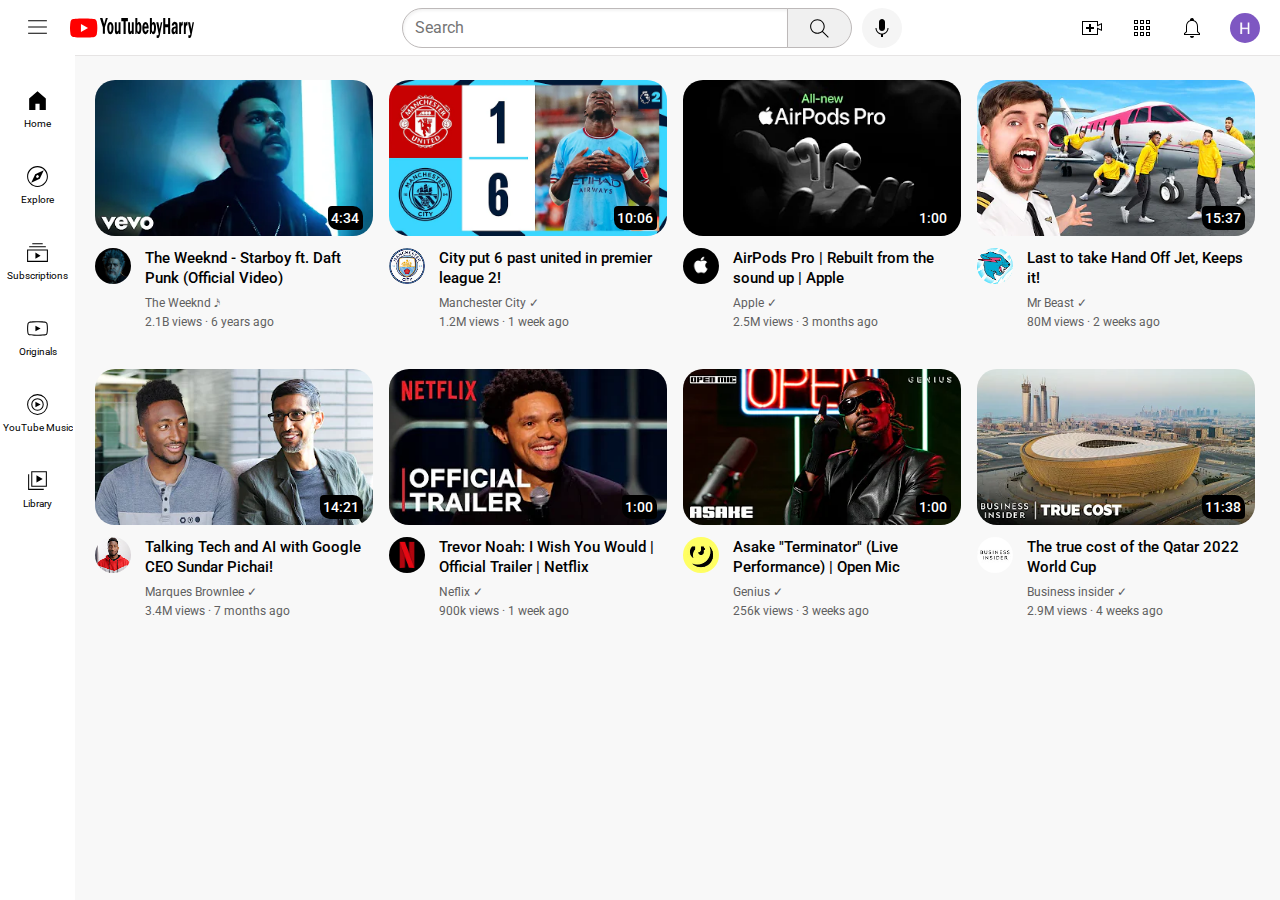
<file: index.html>
<!DOCTYPE html>
<html>
    <head>
        <title>YouTube.com Clone by Harry</title>

        <link rel="preconnect" href="https://fonts.googleapis.com">
        <link rel="preconnect" href="https://fonts.gstatic.com" crossorigin>
        <link href="https://fonts.googleapis.com/css2?family=Roboto:wght@400;500;700&display=swap" rel="stylesheet">

        <link rel="stylesheet" href="styles/general.css">
        <link rel="stylesheet" href="styles/header.css">
        <link rel="stylesheet" href="styles/video.css ">
        <link rel="stylesheet" href="styles/sidebar.css">

    </head>
    <body>
        <div class="header">
            <div class="left-section">
                <img class="hamburger-menu" src="icons/hamburger.svg" alt="hamburger">
                <img class="youtube-logo" src="icons/youtube-logo by Harry.svg" alt="Youtube">



                <div class="sidebar">
                    <div class="sidebar-link">
                        <img src="icons/home.svg" alt="home">
                        <div>Home</div>
                    </div>
                    <div class="sidebar-link">
                        <img src="icons/explore.svg" alt="explore">
                        <div>Explore</div>
                    </div>
                    <div class="sidebar-link">
                        <img src="icons/subscriptions.svg" alt="subscriptions">
                        <div>Subscriptions</div>
                    </div>
                    <div class="sidebar-link">
                        <img src="icons/originals.svg" alt="originals">
                        <div>Originals</div>
                    </div>
                    <div class="sidebar-link">
                        <img src="icons/youtube-music.svg" alt="music">
                        <div>YouTube Music</div>
                    </div>
                    <div class="sidebar-link">
                        <img src="icons/library.svg" alt="lib">
                        <div>Library</div>
                    </div>
                </div>

                

            </div>
            <div class="middle-section">
                <input class="search-bar" type="text" placeholder="Search"> 
                <button class="search-button">
                    <img class="search-icon" src="icons/search.svg" alt="search">
                    <div class="tooltip">search</div>
                </button>
                <button class="voice-search-button">
                    <img class="voice-search-icon" src="icons/voice-search-icon.svg" alt="voice-search-icon">
                </button>
            </div>
            <div class="right-section">
                <img class="upload-icon" src="icons/upload.svg" alt="upload">
                <img class="youtube-apps-icon" src="icons/youtube-apps.svg" alt="youtube-apps">
                <img class="notifications-icon" src="icons/notifications.svg" alt="notifications">
                <img class="current-user-icon" src="channel-pictures/profilepicture.jpg" alt="profile-picture">
            </div>

        </div>


    <div class="video-grid">
         <div class="video-preview">

            <div class="thumbnail-row">           
                 <img class="thumbnail" src="thumbnails/weeknd.webp" alt="The Weeknd">
                 <div class="video-time">4:34</div>
            </div>
            <div class="video-info-grid">   
                <div class="channel-pic">               
                     <img class="profile-picture" src="channel-pictures/theweeknd.jpg" alt="pp"></div>
                <div class="video-info">           
                     <p class="video-title">
                        The Weeknd - Starboy ft. Daft Punk (Official Video)
                </p>
                <p class="video-author">
                    The Weeknd &#119137;
                </p> 
                <p class="video-stats">
                     2.1B views &#183; 6 years ago
                </p>
            </div>

            </div>


        </div>

        <div class="video-preview">

         <div class="thumbnail-row">           
                 <img class="thumbnail" src="thumbnails/gwe.webp" alt="Man city">
                 <div class="video-time">10:06</div>
            </div>
            <div class="video-info-grid">   
                <div class="channel-pic">               
                     <img class="profile-picture" src="channel-pictures/mancity.jpg" alt="city"></div>
                <div class="video-info">           
                     <p class="video-title">
                    City put 6 past united in premier league 2!
                </p>
                <p class="video-author">
                    Manchester City &#x2713;
                </p>
                <p class="video-stats">
                     1.2M views &#183; 1 week ago
                </p>
            </div>
            </div>
        </div>

        <div class="video-preview">

         <div class="thumbnail-row">           
                 <img class="thumbnail" src="thumbnails/apple.webp" alt="Airpods 2">
                 <div class="video-time">1:00</div>
            </div>
            <div class="video-info-grid">   
                <div class="channel-pic">               
                     <img class="profile-picture" src="channel-pictures/apple.jpg" alt="pp"></div>
                <div class="video-info">           
                     <p class="video-title">
                    AirPods Pro | Rebuilt from the sound up | Apple
                </p>
                <p class="video-author">
                    Apple &#x2713;
                </p>
                <p class="video-stats">
                     2.5M views &#183; 3 months ago
                </p>
            </div>

            </div>


        </div>

     <div class="video-preview">

        <div class="thumbnail-row">           
                 <img class="thumbnail" src="thumbnails/beast.webp" alt="Man city">
                 <div class="video-time">15:37</div>
            </div>
            <div class="video-info-grid">   
                <div class="channel-pic">               
                     <img class="profile-picture" src="channel-pictures/mrbeast.jpg" alt="city"></div>
                <div class="video-info">           
                     <p class="video-title">
                    Last to take Hand Off Jet, Keeps it!
                </p>
                <p class="video-author">
                    Mr Beast &#x2713;
                </p>
                <p class="video-stats">
                     80M views &#183; 2 weeks ago
                </p>
            </div>
            </div>
        </div>

        <div class="video-preview">

        <div class="thumbnail-row">           
                 <img class="thumbnail" src="thumbnails/thumbnail.webp" alt="Marquees and Sundar">
                 <div class="video-time">14:21</div>
            </div>
            <div class="video-info-grid">   
                <div class="channel-pic">               
                     <img class="profile-picture" src="channel-pictures/mkbhd.jpg" alt="pp"></div>
                <div class="video-info">           
                     <p class="video-title">
                    Talking Tech and AI with Google CEO Sundar Pichai!
                </p>
                <p class="video-author">
                    Marques Brownlee &#x2713;
                </p>
                <p class="video-stats">
                     3.4M views &#183; 7 months ago 
                </p>
            </div>

         </div>


        </div>

        <div class="video-preview">

         <div class="thumbnail-row">           
                 <img class="thumbnail" src="thumbnails/trevor.webp" alt="trevor x netflix">
                 <div class="video-time">1:00</div>
            </div>
            <div class="video-info-grid">   
                <div class="channel-pic">               
                     <img class="profile-picture" src="channel-pictures/netflix.jpg" alt="city"></div>
                <div class="video-info">           
                     <p class="video-title">
                    Trevor Noah: I Wish You Would | Official Trailer | Netflix 
                </p>
                <p class="video-author">
                    Neflix &#x2713;
                </p>
                <p class="video-stats">
                     900k views &#183; 1 week ago
                </p>
            </div>
         </div>
        </div>


        <div class="video-preview">

            <div class="thumbnail-row">           
                    <img class="thumbnail" src="thumbnails/asake.webp" alt="trevor x netflix">
                    <div class="video-time">1:00</div>
               </div>
               <div class="video-info-grid">   
                   <div class="channel-pic">               
                        <img class="profile-picture" src="channel-pictures/genius.jpg" alt="city"></div>
                   <div class="video-info">           
                        <p class="video-title">
                       Asake "Terminator" (Live Performance) | Open Mic
                   </p>
                   <p class="video-author">
                       Genius &#x2713;
                   </p>
                   <p class="video-stats">
                        256k views &#183; 3 weeks ago
                   </p>
               </div>
            </div>
           </div>

           <div class="video-preview">

            <div class="thumbnail-row">           
                    <img class="thumbnail" src="thumbnails/business.webp" alt="trevor x netflix">
                    <div class="video-time">11:38</div>
               </div>
               <div class="video-info-grid">   
                   <div class="channel-pic">               
                        <img class="profile-picture" src="channel-pictures/business.jpg" alt="city"></div>
                   <div class="video-info">           
                        <p class="video-title">
                       The true cost of the Qatar 2022 World Cup 
                   </p>
                   <p class="video-author">
                       Business insider &#x2713;
                   </p>
                   <p class="video-stats">
                        2.9M views &#183; 4 weeks ago
                   </p>
               </div>
            </div>
           </div>
        
    </div>

    </body>
</html>
</file>
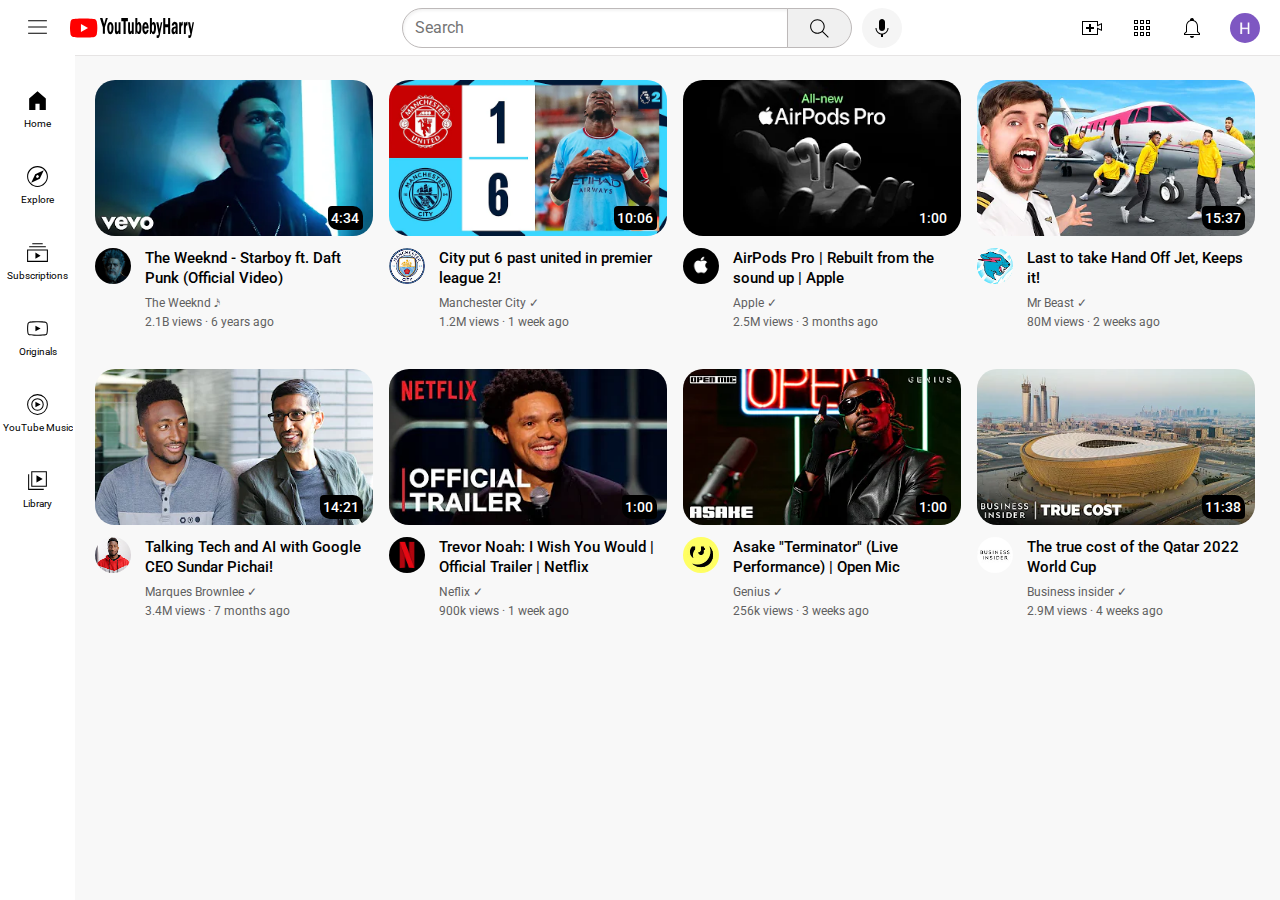
<file: youtube.html>
<!DOCTYPE html>
<html>
    <head>
        <title>YouTube.com Clone by Harry</title>

        <link rel="preconnect" href="https://fonts.googleapis.com">
        <link rel="preconnect" href="https://fonts.gstatic.com" crossorigin>
        <link href="https://fonts.googleapis.com/css2?family=Roboto:wght@400;500;700&display=swap" rel="stylesheet">

        <link rel="stylesheet" href="styles/general.css">
        <link rel="stylesheet" href="styles/header.css">
        <link rel="stylesheet" href="styles/video.css ">
        <link rel="stylesheet" href="styles/sidebar.css">

    </head>
    <body>
        <div class="header">
            <div class="left-section">
                <img class="hamburger-menu" src="icons/hamburger.svg" alt="hamburger">
                <img class="youtube-logo" src="icons/youtube-logo by Harry.svg" alt="Youtube">



                <div class="sidebar">
                    <div class="sidebar-link">
                        <img src="icons/home.svg" alt="home">
                        <div>Home</div>
                    </div>
                    <div class="sidebar-link">
                        <img src="icons/explore.svg" alt="explore">
                        <div>Explore</div>
                    </div>
                    <div class="sidebar-link">
                        <img src="icons/subscriptions.svg" alt="subscriptions">
                        <div>Subscriptions</div>
                    </div>
                    <div class="sidebar-link">
                        <img src="icons/originals.svg" alt="originals">
                        <div>Originals</div>
                    </div>
                    <div class="sidebar-link">
                        <img src="icons/youtube-music.svg" alt="music">
                        <div>YouTube Music</div>
                    </div>
                    <div class="sidebar-link">
                        <img src="icons/library.svg" alt="lib">
                        <div>Library</div>
                    </div>
                </div>

                

            </div>
            <div class="middle-section">
                <input class="search-bar" type="text" placeholder="Search"> 
                <button class="search-button">
                    <img class="search-icon" src="icons/search.svg" alt="search">
                    <div class="tooltip">search</div>
                </button>
                <button class="voice-search-button">
                    <img class="voice-search-icon" src="icons/voice-search-icon.svg" alt="voice-search-icon">
                </button>
            </div>
            <div class="right-section">
                <img class="upload-icon" src="icons/upload.svg" alt="upload">
                <img class="youtube-apps-icon" src="icons/youtube-apps.svg" alt="youtube-apps">
                <img class="notifications-icon" src="icons/notifications.svg" alt="notifications">
                <img class="current-user-icon" src="channel-pictures/profilepicture.jpg" alt="profile-picture">
            </div>

        </div>


    <div class="video-grid">
         <div class="video-preview">

            <div class="thumbnail-row">           
                 <img class="thumbnail" src="thumbnails/weeknd.webp" alt="The Weeknd">
                 <div class="video-time">4:34</div>
            </div>
            <div class="video-info-grid">   
                <div class="channel-pic">               
                     <img class="profile-picture" src="channel-pictures/theweeknd.jpg" alt="pp"></div>
                <div class="video-info">           
                     <p class="video-title">
                        The Weeknd - Starboy ft. Daft Punk (Official Video)
                </p>
                <p class="video-author">
                    The Weeknd &#119137;
                </p> 
                <p class="video-stats">
                     2.1B views &#183; 6 years ago
                </p>
            </div>

            </div>


        </div>

        <div class="video-preview">

         <div class="thumbnail-row">           
                 <img class="thumbnail" src="thumbnails/gwe.webp" alt="Man city">
                 <div class="video-time">10:06</div>
            </div>
            <div class="video-info-grid">   
                <div class="channel-pic">               
                     <img class="profile-picture" src="channel-pictures/mancity.jpg" alt="city"></div>
                <div class="video-info">           
                     <p class="video-title">
                    City put 6 past united in premier league 2!
                </p>
                <p class="video-author">
                    Manchester City &#x2713;
                </p>
                <p class="video-stats">
                     1.2M views &#183; 1 week ago
                </p>
            </div>
            </div>
        </div>

        <div class="video-preview">

         <div class="thumbnail-row">           
                 <img class="thumbnail" src="thumbnails/apple.webp" alt="Airpods 2">
                 <div class="video-time">1:00</div>
            </div>
            <div class="video-info-grid">   
                <div class="channel-pic">               
                     <img class="profile-picture" src="channel-pictures/apple.jpg" alt="pp"></div>
                <div class="video-info">           
                     <p class="video-title">
                    AirPods Pro | Rebuilt from the sound up | Apple
                </p>
                <p class="video-author">
                    Apple &#x2713;
                </p>
                <p class="video-stats">
                     2.5M views &#183; 3 months ago
                </p>
            </div>

            </div>


        </div>

     <div class="video-preview">

        <div class="thumbnail-row">           
                 <img class="thumbnail" src="thumbnails/beast.webp" alt="Man city">
                 <div class="video-time">15:37</div>
            </div>
            <div class="video-info-grid">   
                <div class="channel-pic">               
                     <img class="profile-picture" src="channel-pictures/mrbeast.jpg" alt="city"></div>
                <div class="video-info">           
                     <p class="video-title">
                    Last to take Hand Off Jet, Keeps it!
                </p>
                <p class="video-author">
                    Mr Beast &#x2713;
                </p>
                <p class="video-stats">
                     80M views &#183; 2 weeks ago
                </p>
            </div>
            </div>
        </div>

        <div class="video-preview">

        <div class="thumbnail-row">           
                 <img class="thumbnail" src="thumbnails/thumbnail.webp" alt="Marquees and Sundar">
                 <div class="video-time">14:21</div>
            </div>
            <div class="video-info-grid">   
                <div class="channel-pic">               
                     <img class="profile-picture" src="channel-pictures/mkbhd.jpg" alt="pp"></div>
                <div class="video-info">           
                     <p class="video-title">
                    Talking Tech and AI with Google CEO Sundar Pichai!
                </p>
                <p class="video-author">
                    Marques Brownlee &#x2713;
                </p>
                <p class="video-stats">
                     3.4M views &#183; 7 months ago 
                </p>
            </div>

         </div>


        </div>

        <div class="video-preview">

         <div class="thumbnail-row">           
                 <img class="thumbnail" src="thumbnails/trevor.webp" alt="trevor x netflix">
                 <div class="video-time">1:00</div>
            </div>
            <div class="video-info-grid">   
                <div class="channel-pic">               
                     <img class="profile-picture" src="channel-pictures/netflix.jpg" alt="city"></div>
                <div class="video-info">           
                     <p class="video-title">
                    Trevor Noah: I Wish You Would | Official Trailer | Netflix 
                </p>
                <p class="video-author">
                    Neflix &#x2713;
                </p>
                <p class="video-stats">
                     900k views &#183; 1 week ago
                </p>
            </div>
         </div>
        </div>


        <div class="video-preview">

            <div class="thumbnail-row">           
                    <img class="thumbnail" src="thumbnails/asake.webp" alt="trevor x netflix">
                    <div class="video-time">1:00</div>
               </div>
               <div class="video-info-grid">   
                   <div class="channel-pic">               
                        <img class="profile-picture" src="channel-pictures/genius.jpg" alt="city"></div>
                   <div class="video-info">           
                        <p class="video-title">
                       Asake "Terminator" (Live Performance) | Open Mic
                   </p>
                   <p class="video-author">
                       Genius &#x2713;
                   </p>
                   <p class="video-stats">
                        256k views &#183; 3 weeks ago
                   </p>
               </div>
            </div>
           </div>

           <div class="video-preview">

            <div class="thumbnail-row">           
                    <img class="thumbnail" src="thumbnails/business.webp" alt="trevor x netflix">
                    <div class="video-time">11:38</div>
               </div>
               <div class="video-info-grid">   
                   <div class="channel-pic">               
                        <img class="profile-picture" src="channel-pictures/business.jpg" alt="city"></div>
                   <div class="video-info">           
                        <p class="video-title">
                       The true cost of the Qatar 2022 World Cup 
                   </p>
                   <p class="video-author">
                       Business insider &#x2713;
                   </p>
                   <p class="video-stats">
                        2.9M views &#183; 4 weeks ago
                   </p>
               </div>
            </div>
           </div>
        
    </div>

    </body>
</html>
</file>
<file: styles/general.css>
p {
    font-family: Roboto, Arial;
    margin-top: 0;
    margin-bottom: 0;
}

body {
    margin: 0;
    padding-bottom: 10px;
    padding-top: 80px;
    padding-left: 95px;
    padding-right: 25px;
    background-color: rgb(248, 248, 248);
}
</file>
<file: styles/header.css>
.header {
        height: 55px;
        display: flex;
        flex-direction: row;
        justify-content: space-between;
        position: fixed; 
        top: 0;
        left: 0;
        right: 0;
        background-color: white;
        border-bottom-width: 1px;
        border-bottom-style: solid;
        border-bottom-color: rgb(230, 228, 228);
        z-index: 100;
}

.left-section {
    align-items: center;
    display: flex;
}

.hamburger-menu {
    height: 25px;
    margin-left: 25px;
    margin-right: 20px;
}
.youtube-logo {
    height: 20px;
}

.middle-section {
    flex: 1;
    margin-right: 40px;
    margin-left: 70px;
    max-width: 500px;
    display: flex;
    align-items: center;
}

.search-bar {
    flex: 1;
    font-size: 16px;
    border-width: 1px;
    height: 36px;
    border-style: solid;
    border-color: rgb(189, 185, 185);
    border-radius: 40px 0 0 40px;
    box-shadow: inset 1px 2px 3px rgba(0, 0, 0, 0.05);
    width: 0;
}

.search-bar::placeholder {
    font-family: Roboto, Arial;
    font-size: 16px;
    padding-left: 10px;
}
.search-button {
    height: 40px;
    width: 65px;
    border-radius: 0 40px 40px 0;
    border-width: 1px;
    border-color: rgb(189, 185, 185);
    border-style: solid;
    background-color: rgb(240, 240, 240);
    margin-left: -1px;
    margin-right: 10px;
    position: relative;
}

.search-button .tooltip {
    position: absolute;
    background-color: gray;
    color: white;
    padding-top: 4px;
    padding-bottom: 4px;
    padding-left: 8px;
    padding-right: 8px;
    border-radius: 4px;
    font-size: 12px;
    bottom: -30px;
    opacity: 0;
    transition: opacity 0.15s;
    pointer-events: none;
}

.search-button:hover .tooltip {
    opacity: 1;
}

.search-icon {
    height: 25px;
    margin-top: 5px;
}

.voice-search-button {
    height: 40px;
    width: 40px;
    border-radius: 20px;
    border: none;
    background-color: rgb(245, 245, 245);
}


.voice-search-icon {
    height: 24px;
    margin-top: 4px;

}

.right-section {
    width: 180px;
    display: flex;
    align-items: center;
    justify-content: space-between;
    margin-right: 20px;
    flex-shrink: 0;
}

.upload-icon {
    height: 24px;
}

.youtube-apps-icon {
    height: 24px;
}

.notifications-icon {
    height: 24px;
}

.current-user-icon {
    height: 30px;
    border-radius: 15px;
}
</file>
<file: styles/video.css>
.thumbnail {
    width: 100%;
    border-radius: 20px;
}

.video-info-grid {
    display: grid;
    grid-template-columns: 50px 1fr;
}

.profile-picture {
    width: 36px;
    border-radius: 50px;
}

.video-title {
    margin-top: 0;
    font-size: 15px;
    font-weight: 500;
    line-height: 20px;
    margin-bottom: 8px;
}

.thumbnail-row {
    margin-bottom: 8px;
    position: relative;
}

.video-author,
.video-stats {
    color: rgb(96, 96, 96);
    font-size: 12px;
}

.video-author {
    margin-bottom: 5px;
}
.video-grid {
    display: grid;
    grid-template-columns: 1fr 1fr 1fr;
    column-gap: 16px;
    row-gap: 40px;
}

@media (max-width: 750px) {
    .video-grid {
        grid-template-columns: 1fr 1fr;
    }
}
@media (min-width: 751px) and (max-width:999px) {
    .video-grid {
        grid-template-columns: 1fr 1fr 1fr;
    }
}

@media (min-width: 1000px) {
    .video-grid {
        grid-template-columns: 1fr 1fr 1fr 1fr;
    }
}

 
.video-time {
    background-color: black;
    color: white;
    position: absolute;
    bottom: 10px;
    right: 10px ;
    border-radius: 4px 10px;
    padding: 4px;
    padding-left: 3px;
    font-family: Roboto, Arial;
    font-size: 14px;
    font-weight: 500;
}
</file>
<file: styles/sidebar.css>
.sidebar {
position: fixed;
left: 0;
bottom: 0;
top: 55px;
background-color: white;
width: 75px;
z-index: 200;
padding-top: 15px;
}
.sidebar-link {
    height: 76px;
    display: flex;
    justify-content: center;
    align-items: center;
    flex-direction: column;
    cursor: pointer;
}

.sidebar-link:hover {
    background-color: rgb(230, 230, 230);
}

.sidebar-link img {
    height: 25px; 
    margin-bottom: 5px;
}
.sidebar-link div {
    font-family: Roboto, Arial;
    font-size: 10px;
}
</file>
